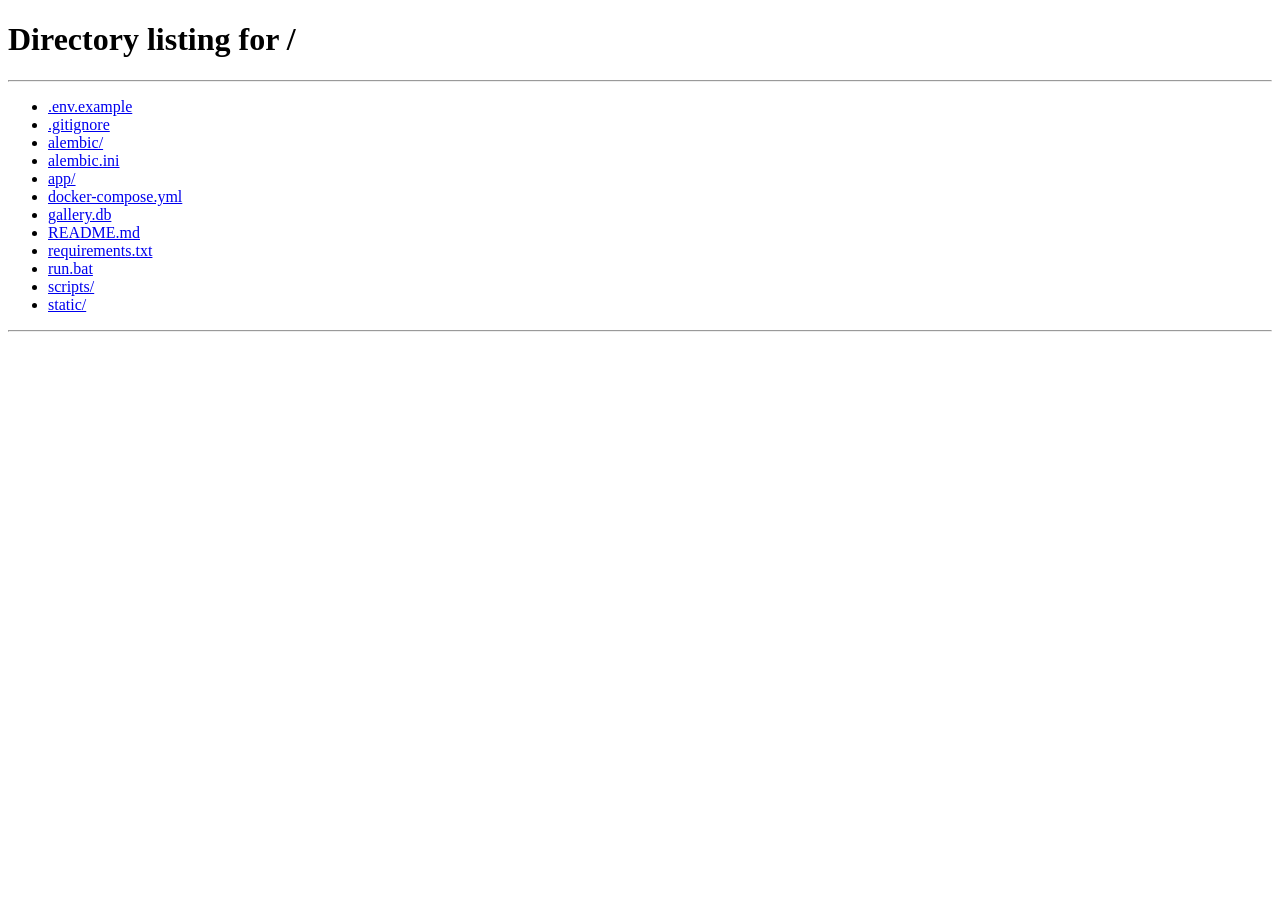
<file: static/index.html>
<!DOCTYPE html>
<html lang="ru">
<head>
  <meta charset="UTF-8" />
  <meta http-equiv="refresh" content="0;url=/" />
  <title>Перенаправление</title>
  <script>location.replace("/");</script>
</head>
<body></body>
</html>
</file>
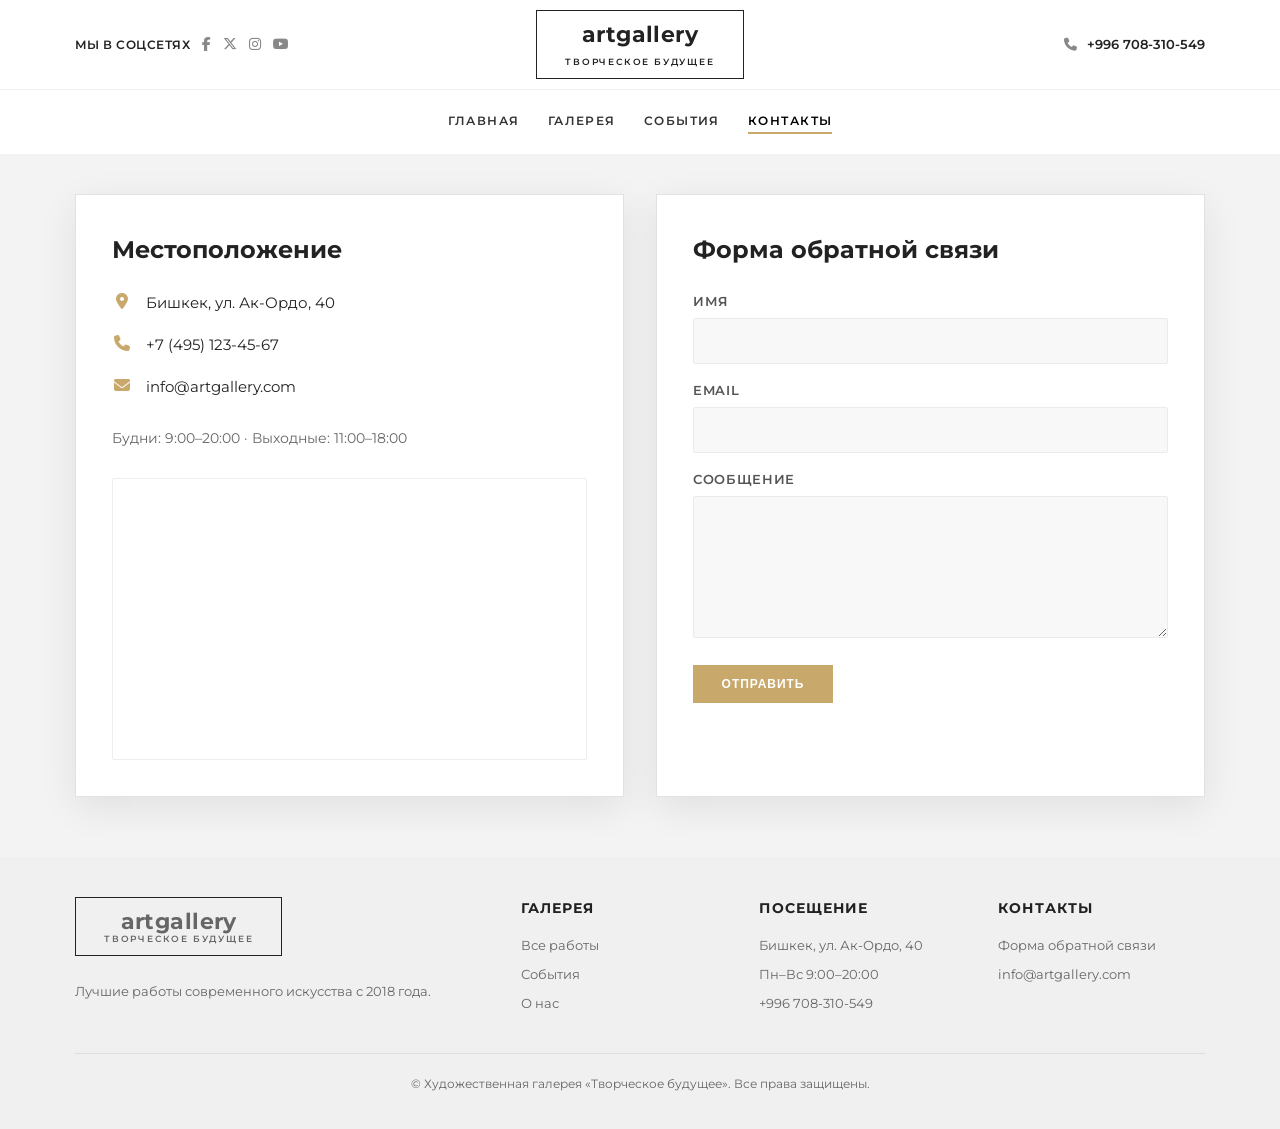
<file: static/contacts.html>
<!DOCTYPE html>
<html lang="ru">
<head>
  <meta charset="UTF-8" />
  <meta name="viewport" content="width=device-width, initial-scale=1.0" />
  <title>Контакты — Художественная галерея</title>
  <link rel="stylesheet" href="https://cdnjs.cloudflare.com/ajax/libs/font-awesome/6.5.2/css/all.min.css" crossorigin="anonymous" />
  <link rel="stylesheet" href="/static/css/artgallery.css?v=8" />
</head>
<body class="page-template" data-page="contacts">
  <div id="ag-header-mount"></div>
  <button type="button" id="ag-menu-toggle" class="ag-mobile-toggle" aria-label="Меню"><i class="fa-solid fa-bars"></i></button>
  <div id="ag-mobile-drawer" class="ag-mobile-drawer" aria-hidden="true">
    <div class="ag-mobile-drawer__panel">
      <a href="/">Главная</a><a href="/contacts">Контакты</a>
      <button type="button" data-close-drawer>Закрыть</button>
    </div>
  </div>

  <main class="ag-page">
    <div class="ag-wrap">
      <div class="ag-bottom__grid ag-page-blocks">
        <div class="card-surface location-card">
          <h2 class="section-title">Местоположение</h2>
          <ul class="info-list">
            <li><i class="fa-solid fa-location-dot"></i> Бишкек, ул. Ак-Ордо, 40</li>
            <li><i class="fa-solid fa-phone"></i> <a href="tel:+74951234567">+7 (495) 123-45-67</a></li>
            <li><i class="fa-solid fa-envelope"></i> <a href="mailto:info@artgallery.com">info@artgallery.com</a></li>
          </ul>
          <p class="text-muted">Будни: 9:00–20:00 · Выходные: 11:00–18:00</p>
          <div class="ag-map">
            <iframe
              title="Галерея на карте"
              loading="lazy"
              referrerpolicy="no-referrer-when-downgrade"
              src="https://www.google.com/maps?q=Бишкек,+ул.+Ак-Орго,+12&output=embed"
            ></iframe>
          </div>
        </div>
        <form id="contacts-form" class="card-surface ag-form contact-form-card" novalidate>
          <h2 class="section-title">Форма обратной связи</h2>
          <div class="form-field"><label>Имя</label><input name="visitor_name" required /></div>
          <div class="form-field"><label>Email</label><input name="visitor_email" type="email" required /></div>
          <div class="form-field"><label>Сообщение</label><textarea name="message" rows="5" required></textarea></div>
          <p class="ag-form-error form-error" role="alert"></p>
          <button type="submit" class="ag-btn-tan">Отправить</button>
        </form>
      </div>
    </div>
  </main>

  <div id="ag-footer-mount"></div>
  <script type="module" src="/static/js/site-pages.js?v=4"></script>
</body>
</html>
</file>
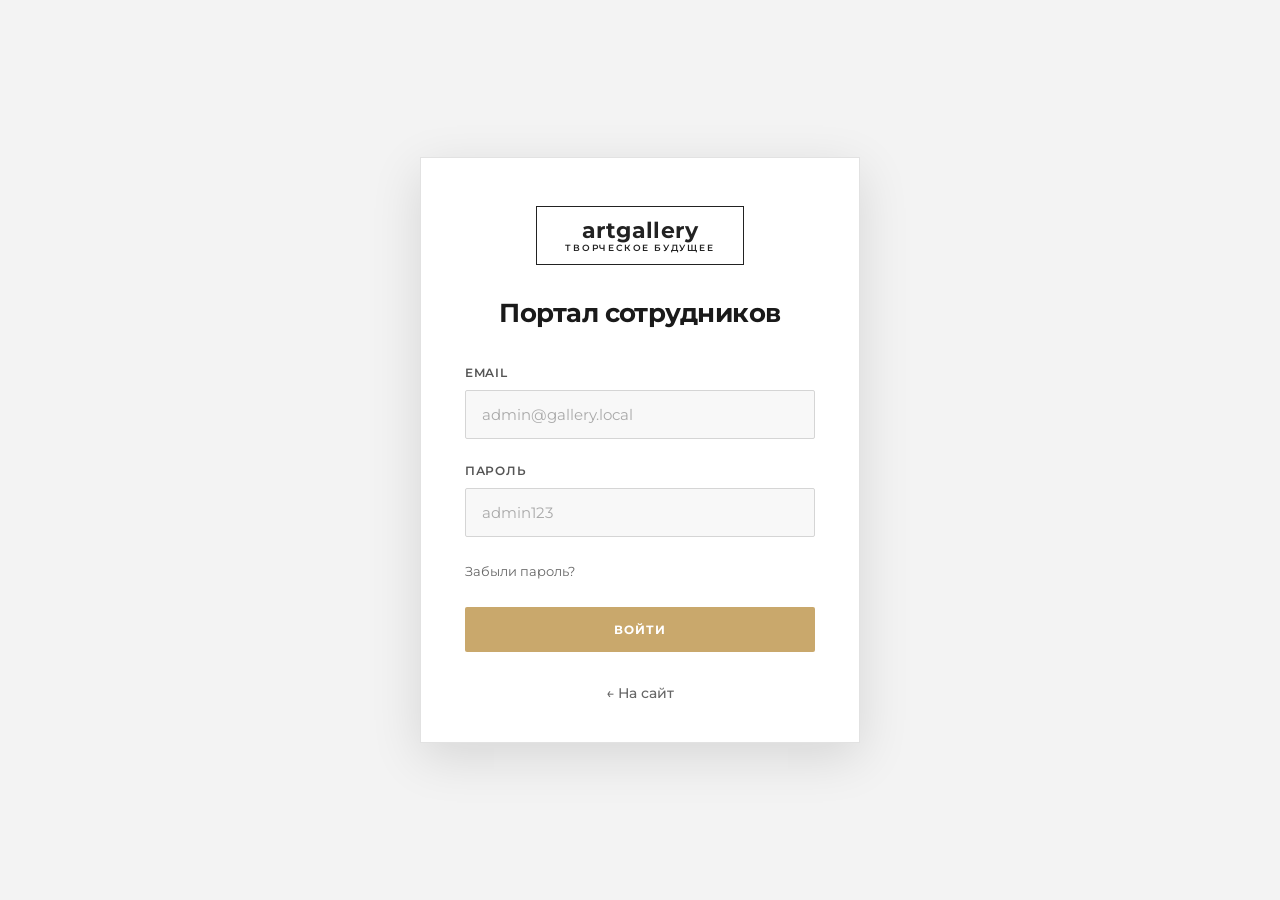
<file: static/admin/login.html>
<!DOCTYPE html>
<html lang="ru">
<head>
  <meta charset="UTF-8" />
  <meta name="viewport" content="width=device-width, initial-scale=1.0" />
  <title>Вход для сотрудников — Художественная галерея</title>
  <link rel="stylesheet" href="https://cdnjs.cloudflare.com/ajax/libs/font-awesome/6.5.2/css/all.min.css" crossorigin="anonymous" />
  <link rel="stylesheet" href="/static/css/artgallery.css?v=8" />
  <style>
    body.staff-login {
      margin: 0;
      min-height: 100vh;
      display: grid;
      place-items: center;
      padding: 32px 20px;
      background: #f3f3f3;
      font-family: "Montserrat", system-ui, sans-serif;
      font-size: 15px;
      color: #222;
    }

    .staff-login__card {
      width: min(440px, 100%);
      background: #fff;
      padding: 48px 44px 40px;
      border: 1px solid #e2e2e2;
      box-shadow: 0 14px 48px rgba(0, 0, 0, 0.12);
      box-sizing: border-box;
    }

    .staff-login__logo {
      display: block;
      width: fit-content;
      margin: 0 auto 32px;
    }

    .staff-login__card h1 {
      margin: 0 0 36px;
      font-size: 26px;
      font-weight: 700;
      text-align: center;
      letter-spacing: -0.02em;
      color: #1a1a1a;
    }

    .staff-login__field {
      margin-bottom: 24px;
    }

    .staff-login__field label {
      display: block;
      margin-bottom: 10px;
      font-size: 12px;
      font-weight: 600;
      text-transform: uppercase;
      letter-spacing: 0.06em;
      color: #555;
    }

    .staff-login__field input {
      display: block;
      width: 100%;
      padding: 14px 16px;
      border: 1px solid #d5d5d5;
      border-radius: 2px;
      background: #f8f8f8;
      font: inherit;
      font-size: 15px;
      color: #222;
      box-sizing: border-box;
      transition: border-color 0.15s ease, background 0.15s ease, box-shadow 0.15s ease;
    }

    .staff-login__field input::placeholder {
      color: #aaa;
    }

    .staff-login__field input:hover {
      border-color: #bbb;
      background: #fff;
    }

    .staff-login__field input:focus {
      outline: none;
      border-color: #c9a86c;
      background: #fff;
      box-shadow: 0 0 0 3px rgba(201, 168, 108, 0.25);
    }

    .staff-login__error {
      margin: 0 0 18px;
      min-height: 0;
      font-size: 14px;
      color: #b02a37;
    }

    .staff-login__error:not(:empty) {
      min-height: 1.2em;
    }

    .staff-login__forgot {
      display: inline-block;
      margin-bottom: 28px;
      font-size: 13px;
      color: #666;
      text-decoration: none;
    }

    .staff-login__forgot:hover {
      color: #c9a86c;
    }

    .staff-login__submit {
      display: block;
      width: 100%;
      padding: 15px 28px;
      border: none;
      border-radius: 2px;
      background: #c9a86c;
      color: #fff;
      font-family: inherit;
      font-size: 12px;
      font-weight: 700;
      letter-spacing: 0.1em;
      text-transform: uppercase;
      cursor: pointer;
      transition: background 0.2s ease;
    }

    .staff-login__submit:hover {
      background: #b89558;
    }

    .staff-login__back {
      display: block;
      margin-top: 32px;
      text-align: center;
      font-size: 14px;
      font-weight: 500;
      color: #666;
      text-decoration: none;
    }

    .staff-login__back:hover {
      color: #222;
    }
  </style>
</head>
<body class="staff-login">
  <div class="staff-login__card">
    <div class="ag-logo-box staff-login__logo">
      <div class="ag-logo-box__name">artgallery</div>
      <div class="ag-logo-box__tag">ТВОРЧЕСКОЕ БУДУЩЕЕ</div>
    </div>
    <h1>Портал сотрудников</h1>
    <form id="login-form" novalidate>
      <div class="staff-login__field">
        <label for="email">Email</label>
        <input id="email" name="email" type="email" autocomplete="username" placeholder="admin@gallery.local" required />
      </div>
      <div class="staff-login__field">
        <label for="password">Пароль</label>
        <input id="password" name="password" type="password" autocomplete="current-password" placeholder="admin123" required />
      </div>
      <p class="staff-login__error form-error" role="alert"></p>
      <a href="#" class="staff-login__forgot">Забыли пароль?</a>
      <button type="submit" class="staff-login__submit">Войти</button>
    </form>
    <a href="/" class="staff-login__back">← На сайт</a>
  </div>
  <script type="module" src="/static/js/admin-login.js"></script>
</body>
</html>
</file>
<file: static/css/artgallery.css>
/* ArtGallery-style template (visual clone) */
@import url("https://fonts.googleapis.com/css2?family=Montserrat:wght@400;500;600;700&display=swap");

*,
*::before,
*::after {
  box-sizing: border-box;
}

body.page-template {
  margin: 0;
  font-family: "Montserrat", system-ui, sans-serif;
  font-size: 15px;
  line-height: 1.6;
  color: #222;
  background: #fff;
}

a {
  color: inherit;
  text-decoration: none;
}

img {
  max-width: 100%;
  display: block;
}

.ag-wrap {
  width: min(1170px, 100%);
  margin: 0 auto;
  padding: 0 20px;
}

/* Top bar */
.ag-topbar {
  border-bottom: 1px solid #eee;
  padding: 10px 0;
  font-size: 12px;
}

.ag-topbar__inner {
  display: grid;
  grid-template-columns: minmax(0, 1fr) max-content minmax(0, 1fr);
  align-items: center;
  gap: 16px;
}

.ag-topbar__inner .ag-social {
  justify-self: start;
}

.ag-topbar__inner .ag-logo-box {
  justify-self: center;
  grid-column: 2;
  width: max-content;
  max-width: 100%;
  flex-shrink: 0;
}

.ag-topbar__inner .ag-phone {
  justify-self: end;
  grid-column: 3;
}

.ag-social {
  display: flex;
  align-items: center;
  gap: 12px;
}

.ag-social span {
  font-weight: 600;
  text-transform: uppercase;
  letter-spacing: 0.04em;
}

.ag-social a {
  color: #888;
  font-size: 14px;
}

.ag-social a:hover {
  color: #222;
}

.ag-logo-box {
  display: inline-flex;
  flex-direction: column;
  align-items: center;
  gap: 10px;
  box-sizing: border-box;
  text-align: center;
  border: 1px solid #222;
  padding: 12px 28px 10px;
  line-height: 1.15;
  width: max-content;
  max-width: 100%;
  white-space: nowrap;
  flex-shrink: 0;
  text-decoration: none;
  color: inherit;
}

.ag-logo-box__name {
  display: block;
  font-size: 22px;
  font-weight: 700;
  letter-spacing: 0.02em;
  text-transform: lowercase;
  white-space: nowrap;
  line-height: 1.1;
}

.ag-logo-box__tag {
  display: block;
  font-size: 9px;
  letter-spacing: 0.2em;
  font-weight: 600;
  margin: 0;
  white-space: nowrap;
  line-height: 1.2;
}

.ag-phone {
  font-weight: 600;
  font-size: 13px;
  white-space: nowrap;
}

.ag-phone i {
  margin-right: 6px;
  color: #888;
}

/* Nav */
.ag-nav {
  padding: 18px 0 22px;
}

.ag-nav .ag-wrap {
  display: flex;
  justify-content: center;
}

.ag-nav__list {
  display: flex;
  flex-wrap: wrap;
  justify-content: center;
  gap: 8px 28px;
  list-style: none;
  margin: 0;
  padding: 0;
}

.ag-nav__list a {
  font-size: 12px;
  font-weight: 600;
  letter-spacing: 0.12em;
  text-transform: uppercase;
  color: #333;
  padding: 4px 0;
}

.ag-nav__list a:hover,
.ag-nav__list a.is-active {
  color: #000;
  border-bottom: 2px solid #c9a86c;
}

.ag-nav__list .has-sub::after {
  content: " ▾";
  font-size: 10px;
}

/* Hero — one photo, three zones */
.ag-hero--standard {
  margin-bottom: 48px;
}

.ag-hero-banner {
  display: grid;
  grid-template-columns: 1fr 1.25fr 1fr;
  grid-template-rows: 1fr auto auto 1fr;
  height: 400px;
  max-height: 52vh;
  min-height: 280px;
  border-radius: 2px;
  overflow: hidden;
  background: #333 url("/static/images/hero-gallery.png?v=3") center / cover no-repeat;
}

.ag-hero-zone {
  display: grid;
  grid-row: 1 / -1;
  grid-template-rows: subgrid;
  align-items: center;
  justify-items: center;
  text-align: center;
  text-decoration: none;
  color: #fff;
  border-left: 1px solid rgba(255, 255, 255, 0.35);
  background: rgba(0, 0, 0, 0.32);
  transition: background 0.25s ease;
}

.ag-hero-zone .ag-hero-zone__title {
  grid-row: 2;
  align-self: center;
}

.ag-hero-zone:first-child {
  border-left: none;
}

.ag-hero-zone:hover {
  background: rgba(0, 0, 0, 0.45);
  color: #fff;
}

.ag-hero-zone__title {
  font-size: clamp(22px, 3vw, 32px);
  font-weight: 700;
  letter-spacing: 0.02em;
  text-shadow: 0 2px 8px rgba(0, 0, 0, 0.5);
}

.ag-hero-zone--gallery {
  background: rgba(0, 0, 0, 0.38);
}

.ag-hero-zone__meta {
  grid-row: 3;
  align-self: start;
  text-align: center;
  max-width: 300px;
  padding-top: 10px;
}

.ag-hero-zone__meta p {
  margin: 0 0 14px;
  font-size: 14px;
  line-height: 1.45;
  text-shadow: 0 1px 6px rgba(0, 0, 0, 0.45);
}

.ag-btn-tan {
  display: inline-block;
  padding: 12px 28px;
  background: #c9a86c;
  color: #fff;
  font-size: 12px;
  font-weight: 600;
  letter-spacing: 0.08em;
  text-transform: uppercase;
  border: none;
  cursor: pointer;
}

.ag-btn-tan:hover {
  background: #b89558;
  color: #fff;
}

.ag-btn-outline {
  display: inline-block;
  padding: 12px 28px;
  background: #fff;
  color: #222;
  font-size: 12px;
  font-weight: 600;
  letter-spacing: 0.08em;
  text-transform: uppercase;
  border: 1px solid #222;
}

.ag-mobile-toggle {
  display: none;
  position: fixed;
  bottom: 20px;
  right: 20px;
  z-index: 150;
  width: 48px;
  height: 48px;
  border: none;
  border-radius: 50%;
  background: #222;
  color: #fff;
  font-size: 18px;
  cursor: pointer;
}

.ag-mobile-drawer {
  position: fixed;
  inset: 0;
  z-index: 200;
  background: rgba(0, 0, 0, 0.45);
  opacity: 0;
  pointer-events: none;
  transition: opacity 0.2s;
}

.ag-mobile-drawer.is-open {
  opacity: 1;
  pointer-events: auto;
}

.ag-mobile-drawer__panel {
  position: absolute;
  right: 0;
  top: 0;
  height: 100%;
  width: min(300px, 85vw);
  background: #fff;
  padding: 24px;
  display: flex;
  flex-direction: column;
  gap: 16px;
}

.ag-mobile-drawer__panel a {
  font-weight: 600;
  text-transform: uppercase;
  font-size: 13px;
  letter-spacing: 0.08em;
}

/* About */
.ag-about {
  padding: 20px 0 70px;
}

.ag-about__grid {
  display: grid;
  grid-template-columns: 1fr 1fr;
  gap: 48px;
  align-items: stretch;
}

.ag-about__media {
  position: relative;
  border-radius: 2px;
  overflow: hidden;
}

.ag-about__media img {
  width: 100%;
  min-height: 380px;
  object-fit: cover;
}

.ag-about__video {
  position: relative;
  height: 100%;
  min-height: 280px;
  background: #111;
}

.ag-about__video iframe {
  position: absolute;
  inset: 0;
  width: 100%;
  height: 100%;
  border: 0;
}

.ag-about__text {
  display: flex;
  flex-direction: column;
}

.ag-about__text .ag-btn-outline {
  margin-top: auto;
  align-self: flex-start;
}

.ag-about__text h2 {
  font-size: 36px;
  font-weight: 700;
  margin: 0 0 24px;
}

.ag-about__text p {
  color: #666;
  margin: 0 0 16px;
}

.ag-hours {
  margin: 24px 0;
  font-weight: 600;
  font-size: 14px;
}

.ag-hours p {
  margin: 4px 0;
  color: #222;
}

/* Works */
.ag-works {
  padding: 0 0 70px;
}

.ag-works__head {
  display: flex;
  justify-content: space-between;
  align-items: baseline;
  margin-bottom: 28px;
}

.ag-works__head h2 {
  font-size: 32px;
  font-weight: 700;
  margin: 0;
}

.ag-works__head a {
  font-size: 13px;
  font-weight: 600;
  text-transform: uppercase;
  letter-spacing: 0.06em;
  border-bottom: 1px solid #222;
}

.ag-works__grid {
  display: grid;
  grid-template-columns: 1.15fr 1fr 1fr;
  grid-template-rows: 200px 200px 200px;
  gap: 14px;
}

.ag-work {
  overflow: hidden;
  background: #f0f0f0;
}

.ag-work img {
  width: 100%;
  height: 100%;
  object-fit: cover;
  transition: transform 0.4s ease;
}

.ag-work:hover img {
  transform: scale(1.04);
}

.ag-works__grid > .ag-work:nth-child(1) {
  grid-column: 1;
  grid-row: 1 / 4;
}

.ag-works__grid > .ag-work:nth-child(2) {
  grid-column: 2;
  grid-row: 1;
}

.ag-works__grid > .ag-work:nth-child(3) {
  grid-column: 3;
  grid-row: 1 / 3;
}

.ag-works__grid > .ag-work:nth-child(4) {
  grid-column: 2;
  grid-row: 2 / 4;
}

.ag-work--stack {
  grid-column: 3;
  grid-row: 3;
  display: grid;
  grid-template-rows: 1fr 1fr;
  gap: 14px;
  min-height: 0;
}

.ag-work--stack .ag-work {
  min-height: 93px;
}

/* Prices + testimonials */
.ag-bottom {
  padding: 50px 0 70px;
  background: #fafafa;
}

.ag-bottom__grid {
  display: grid;
  grid-template-columns: 1fr 1fr;
  gap: 60px;
}

.ag-bottom h2 {
  font-size: 32px;
  font-weight: 700;
  margin: 0 0 28px;
}

.ag-price-row {
  display: grid;
  grid-template-columns: 1fr auto;
  gap: 8px 16px;
  margin-bottom: 20px;
  align-items: baseline;
}

.ag-price-row strong {
  font-size: 15px;
}

.ag-price-row .dots {
  border-bottom: 1px dotted #ccc;
  grid-column: 1 / -1;
  margin-top: -12px;
  margin-bottom: 4px;
}

.ag-price-row .price {
  font-weight: 700;
  font-size: 18px;
}

.ag-price-row p.desc {
  grid-column: 1 / -1;
  font-size: 13px;
  color: #888;
  margin: 0;
}

.ag-quote {
  position: relative;
  padding-left: 48px;
}

.ag-quote::before {
  content: "\201C";
  position: absolute;
  left: 0;
  top: -8px;
  font-size: 72px;
  line-height: 1;
  color: #c9a86c;
  font-family: Georgia, serif;
}

.ag-quote p {
  color: #555;
  font-style: italic;
  margin: 0 0 20px;
}

.ag-quote__author {
  display: flex;
  align-items: center;
  gap: 12px;
}

.ag-quote__author img {
  width: 48px;
  height: 48px;
  border-radius: 50%;
  object-fit: cover;
}

.ag-quote__author strong {
  display: block;
  font-size: 14px;
}

.ag-quote__author span {
  font-size: 12px;
  color: #888;
}

/* Footer */
.ag-footer {
  background: #f0f0f0;
  padding: 40px 0 24px;
  font-size: 13px;
  color: #666;
}

.ag-footer__grid {
  display: grid;
  grid-template-columns: 2fr 1fr 1fr 1fr;
  gap: 32px;
  margin-bottom: 32px;
}

.ag-footer h3 {
  font-size: 14px;
  font-weight: 700;
  text-transform: uppercase;
  letter-spacing: 0.08em;
  margin: 0 0 16px;
  color: #222;
}

.ag-footer ul {
  list-style: none;
  margin: 0;
  padding: 0;
}

.ag-footer li {
  margin-bottom: 8px;
}

.ag-footer a:hover {
  color: #222;
}

.ag-footer__copy {
  text-align: center;
  padding-top: 20px;
  border-top: 1px solid #ddd;
  font-size: 12px;
}

.ag-mobile-nav {
  display: none;
}

.toast {
  position: fixed;
  bottom: 28px;
  left: 50%;
  z-index: 500;
  padding: 14px 24px;
  background: #2d6a4f;
  color: #fff;
  font-size: 14px;
  font-weight: 600;
  border-radius: 2px;
  box-shadow: 0 8px 24px rgba(0, 0, 0, 0.18);
  transform: translateX(-50%) translateY(120%);
  transition: transform 0.3s ease;
  pointer-events: none;
}

.toast.is-visible {
  transform: translateX(-50%) translateY(0);
}

/* Subpages */
.page-template main.ag-page {
  display: flex;
  flex-direction: column;
  align-items: center;
  padding: 40px 0 60px;
}

.page-template main.ag-page > .ag-wrap {
  width: min(1170px, 100%);
  margin-left: auto;
  margin-right: auto;
}

.ag-page-blocks {
  width: 100%;
}

.card-surface {
  background: #fff;
  border: 1px solid #eee;
  padding: clamp(24px, 3vw, 36px);
  box-shadow: 0 4px 24px rgba(0, 0, 0, 0.06);
}

.card-surface .section-title {
  margin: 0 0 22px;
  font-size: 24px;
  font-weight: 700;
}

.info-list {
  list-style: none;
  margin: 0 0 28px;
  padding: 0;
}

.info-list li {
  display: flex;
  align-items: flex-start;
  gap: 14px;
  margin-bottom: 18px;
  font-size: 15px;
  line-height: 1.55;
}

.info-list li:last-child {
  margin-bottom: 0;
}

.info-list i {
  flex-shrink: 0;
  width: 20px;
  margin-top: 2px;
  font-size: 16px;
  color: #c9a86c;
  text-align: center;
}

.info-list a {
  color: inherit;
  text-decoration: none;
  border-bottom: 1px solid transparent;
  transition: border-color 0.15s ease, color 0.15s ease;
}

.info-list a:hover {
  color: #c9a86c;
  border-bottom-color: #c9a86c;
}

.location-card .text-muted {
  margin: 0 0 28px;
  font-size: 14px;
  line-height: 1.6;
  color: #666;
}

.page-template[data-page="contacts"] main.ag-page,
.page-template[data-page="gallery"] main.ag-page {
  background: #f3f3f3;
}

.page-template[data-page="gallery"] .ag-search-bar input {
  padding: 14px 16px;
  border: 1px solid #e0e0e0;
  border-radius: 2px;
  background: #fff;
  box-shadow: 0 4px 16px rgba(0, 0, 0, 0.05);
}

.page-template[data-page="gallery"] .ag-search-bar input:focus {
  outline: none;
  border-color: #c9a86c;
  box-shadow: 0 0 0 3px rgba(201, 168, 108, 0.2);
}

.page-template[data-page="gallery"] .ag-filters {
  background: #fff;
  border: 1px solid #e2e2e2;
  box-shadow: 0 10px 36px rgba(0, 0, 0, 0.08);
  padding: 24px;
}

.page-template[data-page="gallery"] .ag-art-card {
  background: #fff;
  border: 1px solid #e2e2e2;
  box-shadow: 0 8px 28px rgba(0, 0, 0, 0.08);
  transition: box-shadow 0.25s ease, transform 0.25s ease;
}

.page-template[data-page="gallery"] .ag-art-card:hover {
  box-shadow: 0 14px 40px rgba(0, 0, 0, 0.12);
  transform: translateY(-3px);
}

.page-template[data-page="gallery"] .ag-card-grid {
  gap: 24px;
}

.page-template[data-page="gallery"] .empty-state {
  grid-column: 1 / -1;
  padding: 48px 24px;
  text-align: center;
  color: #666;
  background: #fff;
  border: 1px solid #e2e2e2;
  box-shadow: 0 8px 28px rgba(0, 0, 0, 0.06);
}

.page-template[data-page="contacts"] .ag-page-blocks {
  gap: 32px;
}

.page-template[data-page="contacts"] .ag-page-blocks > .card-surface {
  background: #fff;
  border: 1px solid #e2e2e2;
  box-shadow: 0 10px 36px rgba(0, 0, 0, 0.08);
}

.contact-form-card .form-field {
  margin-bottom: 22px;
}

.contact-form-card label {
  display: block;
  font-size: 12px;
  font-weight: 600;
  text-transform: uppercase;
  letter-spacing: 0.05em;
  color: #555;
  margin-bottom: 8px;
}

.contact-form-card input,
.contact-form-card textarea {
  width: 100%;
  padding: 13px 14px;
  border: 1px solid #d8d8d8;
  border-radius: 2px;
  background: #f8f8f8;
  font: inherit;
  font-size: 15px;
  color: #222;
  box-sizing: border-box;
  transition: border-color 0.15s ease, background 0.15s ease, box-shadow 0.15s ease;
}

.contact-form-card textarea {
  min-height: 140px;
  resize: vertical;
}

.contact-form-card input::placeholder,
.contact-form-card textarea::placeholder {
  color: #aaa;
}

.contact-form-card input:hover,
.contact-form-card textarea:hover {
  border-color: #c4c4c4;
  background: #fff;
}

.contact-form-card input:focus,
.contact-form-card textarea:focus {
  outline: none;
  border-color: #c9a86c;
  background: #fff;
  box-shadow: 0 0 0 3px rgba(201, 168, 108, 0.22);
}

.contact-form-card .ag-form-error {
  margin: 0 0 16px;
}

.contact-form-card .ag-btn-tan {
  margin-top: 4px;
  min-width: 140px;
}

.ag-page-title {
  font-size: 32px;
  font-weight: 700;
  margin: 0 0 28px;
}

.ag-empty {
  color: #666;
  text-align: center;
  padding: 24px;
}

.ag-layout-catalog {
  display: grid;
  grid-template-columns: 240px 1fr;
  gap: 32px;
  align-items: start;
}

.ag-filters {
  background: #fafafa;
  border: 1px solid #eee;
  padding: 20px;
  border-radius: 2px;
}

.ag-filters h2 {
  font-size: 16px;
  margin: 0 0 30px;
  text-transform: uppercase;
  letter-spacing: 0.06em;
}

.ag-filter-section {
  margin-bottom: 28px;
}

.ag-filter-section:last-child {
  margin-bottom: 0;
}

.ag-filter-section__title {
  display: block;
  font-size: 13px;
  font-weight: 700;
  text-transform: uppercase;
  letter-spacing: 0.06em;
  color: #222;
  margin: 0 0 14px;
}

.ag-filters .filter-options label {
  display: flex;
  align-items: center;
  gap: 10px;
  margin-bottom: 10px;
  font-size: 14px;
  font-weight: 500;
  cursor: pointer;
  line-height: 1.35;
}

.ag-filters .filter-options label:last-child {
  margin-bottom: 0;
}

.ag-filter-period__fields {
  display: grid;
  gap: 12px;
  padding: 16px;
  background: #fff;
  border: 1px solid #e5e5e5;
  border-radius: 2px;
  box-shadow: inset 0 1px 2px rgba(0, 0, 0, 0.03);
}

.ag-filter-period__field label {
  display: block;
  font-size: 11px;
  font-weight: 600;
  text-transform: uppercase;
  letter-spacing: 0.05em;
  color: #777;
  margin: 0 0 8px;
  cursor: default;
}

.ag-filter-period__field input {
  width: 100%;
  padding: 11px 12px;
  border: 1px solid #ddd;
  border-radius: 2px;
  font: inherit;
  font-size: 14px;
  color: #222;
  background: #fafafa;
  box-sizing: border-box;
  transition: border-color 0.15s ease, background 0.15s ease;
}

.ag-filter-period__field input::placeholder {
  color: #aaa;
}

.ag-filter-period__field input:hover {
  border-color: #ccc;
  background: #fff;
}

.ag-filter-period__field input:focus {
  outline: none;
  border-color: #c9a86c;
  background: #fff;
  box-shadow: 0 0 0 2px rgba(201, 168, 108, 0.25);
}

.ag-search-bar {
  position: relative;
  margin-bottom: 24px;
}

.ag-search-bar input {
  width: 100%;
  padding: 12px 14px;
  border: 1px solid #ddd;
  font: inherit;
  font-size: 14px;
}

.ag-card-grid {
  display: grid;
  grid-template-columns: repeat(auto-fill, minmax(220px, 1fr));
  gap: 20px;
}

.ag-art-card {
  border: 1px solid #eee;
  text-decoration: none;
  color: inherit;
  transition: box-shadow 0.2s;
}

.ag-art-card:hover {
  box-shadow: 0 8px 24px rgba(0, 0, 0, 0.08);
  text-decoration: none;
}

.ag-art-card img {
  width: 100%;
  aspect-ratio: 4/3;
  object-fit: cover;
  max-height: 280px;
}

.ag-art-card__body {
  padding: 14px;
}

.ag-art-card__title {
  font-weight: 700;
  margin: 0 0 4px;
}

.ag-art-card__artist {
  font-style: italic;
  color: #666;
  font-size: 14px;
  margin: 0;
}

.ag-form .form-field {
  margin-bottom: 16px;
}

.ag-form label {
  display: block;
  font-size: 13px;
  font-weight: 600;
  margin-bottom: 6px;
}

.ag-form input,
.ag-form textarea,
.ag-form select {
  width: 100%;
  padding: 10px 12px;
  border: 1px solid #e9ecef;
  font: inherit;
}

.ag-form textarea {
  min-height: 120px;
}

.ag-form-error {
  color: #b02a37;
  font-size: 14px;
}

/* Artwork detail page */
.page-template[data-page="artwork"] main.ag-page {
  background: #f3f3f3;
}

.page-template[data-page="artwork"] .ag-artwork-detail .card-surface {
  background: #fff;
  border: 1px solid #e2e2e2;
  box-shadow: 0 10px 36px rgba(0, 0, 0, 0.08);
}

.ag-artwork-detail__back {
  display: inline-flex;
  align-items: center;
  gap: 8px;
  margin-bottom: 28px;
  font-size: 14px;
  font-weight: 600;
  color: #555;
  text-decoration: none;
  transition: color 0.15s ease;
}

.ag-artwork-detail__back:hover {
  color: #c9a86c;
}

.ag-artwork-detail__grid {
  display: grid;
  gap: 28px;
  align-items: start;
}

@media (min-width: 960px) {
  .ag-artwork-detail__grid {
    grid-template-columns: minmax(0, 1.12fr) minmax(0, 1fr);
    gap: 32px;
  }
}

.ag-artwork-detail__figure {
  margin: 0;
  padding: clamp(20px, 3vw, 36px);
  display: flex;
  align-items: center;
  justify-content: center;
  min-height: 280px;
}

.ag-artwork-detail__figure img {
  width: 100%;
  height: auto;
  max-height: min(72vh, 680px);
  object-fit: contain;
  display: block;
}

.ag-artwork-detail__panel {
  padding: clamp(24px, 3vw, 40px);
}

.ag-artwork-detail__title {
  margin: 0 0 10px;
  font-size: clamp(26px, 3.5vw, 34px);
  font-weight: 700;
  line-height: 1.2;
  color: #1a1a1a;
}

.ag-artwork-detail__artist {
  margin: 0 0 24px;
  font-size: 17px;
  font-style: italic;
  color: #666;
}

.ag-artwork-detail__artist a {
  color: inherit;
  text-decoration: none;
  border-bottom: 1px solid rgba(201, 168, 108, 0.45);
  transition: color 0.15s ease, border-color 0.15s ease;
}

.ag-artwork-detail__artist a:hover {
  color: #c9a86c;
  border-bottom-color: #c9a86c;
}

.ag-artwork-detail__meta {
  display: grid;
  grid-template-columns: repeat(2, minmax(0, 1fr));
  gap: 20px 24px;
  margin: 0;
  padding: 22px 0 0;
  border-top: 1px solid #ececec;
}

@media (min-width: 640px) {
  .ag-artwork-detail__meta {
    grid-template-columns: repeat(4, minmax(0, 1fr));
  }
}

.ag-artwork-detail__meta-item {
  min-width: 0;
}

.ag-artwork-detail__meta-label {
  display: block;
  font-size: 11px;
  font-weight: 600;
  text-transform: uppercase;
  letter-spacing: 0.06em;
  color: #888;
}

.ag-artwork-detail__meta-value {
  display: block;
  margin-top: 8px;
  font-size: 15px;
  font-weight: 600;
  color: #222;
  line-height: 1.35;
}

.ag-artwork-detail__section {
  padding-top: 26px;
  margin-top: 26px;
  border-top: 1px solid #ececec;
}

.ag-artwork-detail__section:first-of-type {
  margin-top: 28px;
}

.ag-artwork-detail__heading {
  margin: 0 0 12px;
  font-size: 12px;
  font-weight: 700;
  text-transform: uppercase;
  letter-spacing: 0.08em;
  color: #c9a86c;
}

.ag-artwork-detail__text {
  margin: 0;
  font-size: 15px;
  line-height: 1.75;
  color: #444;
  max-width: 58ch;
}

.badge--current { background: #2d6a4f !important; }
.badge--upcoming { background: #e07a2f !important; }
.badge--past { background: #6c757d !important; }

.ag-search-bar .search-dropdown {
  position: absolute;
  left: 0;
  right: 0;
  top: 100%;
  background: #fff;
  border: 1px solid #ddd;
  list-style: none;
  margin: 4px 0 0;
  padding: 0;
  max-height: 220px;
  overflow-y: auto;
  z-index: 10;
}

.ag-inquire-fab {
  position: fixed;
  right: 24px;
  bottom: 24px;
  z-index: 50;
  padding: 12px 20px;
  background: #c9a86c;
  color: #fff;
  border: none;
  border-radius: 999px;
  font-weight: 600;
  font-size: 13px;
  cursor: pointer;
}

/* Exhibitions page */
.ag-exhibition-list {
  display: flex;
  flex-direction: column;
  gap: 24px;
  width: 100%;
}

.ag-exhibition-card {
  display: grid;
  grid-template-columns: 280px minmax(0, 1fr);
  gap: 32px;
  align-items: start;
  padding: 28px 32px;
  border: 1px solid #eee;
  background: #fff;
  box-shadow: 0 4px 24px rgba(0, 0, 0, 0.06);
  width: 100%;
}

.ag-exhibition-card__media {
  position: relative;
  width: 280px;
  max-width: 100%;
  flex-shrink: 0;
}

.ag-exhibition-card__thumb {
  width: 100%;
  height: 200px;
  object-fit: cover;
  display: block;
  background: #f0f0f0;
}

.ag-exhibition-card__media .ag-ex-badge {
  position: absolute;
  top: 12px;
  left: 12px;
  margin: 0;
  z-index: 1;
  box-shadow: 0 2px 10px rgba(0, 0, 0, 0.25);
}

.ag-ex-badge {
  display: inline-block;
  padding: 6px 14px;
  border-radius: 2px;
  font-size: 11px;
  font-weight: 700;
  text-transform: uppercase;
  letter-spacing: 0.08em;
  color: #fff;
}

.ag-ex-badge.badge--current { background: #2d6a4f; }
.ag-ex-badge.badge--upcoming { background: #c9a86c; }
.ag-ex-badge.badge--past { background: #6c757d; }

.ag-exhibition-card__body {
  display: flex;
  flex-direction: column;
  gap: 10px;
  min-width: 0;
  padding-top: 4px;
}

.ag-exhibition-card__title {
  margin: 0;
  font-size: 24px;
  font-weight: 700;
  line-height: 1.2;
}

.ag-exhibition-card__dates {
  margin: 0;
  font-size: 14px;
  font-weight: 600;
  color: #222;
  letter-spacing: 0.02em;
}

.ag-exhibition-card__desc {
  margin: 0;
  color: #666;
  line-height: 1.6;
  font-size: 15px;
}

.ag-exhibition-card__body .ag-btn-tan {
  margin-top: 8px;
  align-self: flex-start;
}

.ag-modal {
  position: fixed;
  inset: 0;
  z-index: 300;
  display: flex;
  align-items: center;
  justify-content: center;
  padding: 20px;
  opacity: 0;
  pointer-events: none;
  transition: opacity 0.2s;
}

.ag-modal.is-open {
  opacity: 1;
  pointer-events: auto;
}

.ag-modal__backdrop {
  position: absolute;
  inset: 0;
  background: rgba(0, 0, 0, 0.5);
}

.ag-modal__box {
  position: relative;
  z-index: 1;
  width: min(520px, 100%);
  max-height: 90vh;
  overflow-y: auto;
  padding: 32px;
  background: #fff;
  border: 1px solid #eee;
  box-shadow: 0 12px 40px rgba(0, 0, 0, 0.15);
}

.ag-modal__close {
  position: absolute;
  top: 12px;
  right: 12px;
  width: 40px;
  height: 40px;
  border: none;
  background: #f0f0f0;
  font-size: 24px;
  line-height: 1;
  cursor: pointer;
}

.ag-map {
  margin-top: 20px;
  border: 1px solid #eee;
  overflow: hidden;
  border-radius: 2px;
}

.ag-map iframe {
  display: block;
  width: 100%;
  height: 280px;
  border: 0;
}

@media (max-width: 768px) {
  .ag-exhibition-card {
    grid-template-columns: 1fr;
    padding: 20px;
  }

  .ag-exhibition-card__media {
    width: 100%;
  }

  .ag-exhibition-card__thumb {
    height: 200px;
  }
}

@media (max-width: 900px) {
  .ag-topbar__inner {
    grid-template-columns: 1fr;
    justify-items: center;
    text-align: center;
  }

  .ag-topbar__inner .ag-social,
  .ag-topbar__inner .ag-logo-box,
  .ag-topbar__inner .ag-phone {
    grid-column: 1;
    justify-self: center;
  }

  .ag-nav {
    display: none;
  }

  .ag-mobile-toggle {
    display: block;
  }

  .ag-hero-banner {
    grid-template-columns: 1fr;
    grid-template-rows: 72px 1fr 72px;
    height: auto;
    max-height: none;
    min-height: 0;
  }

  .ag-hero-zone {
    border-left: none;
    border-top: 1px solid rgba(255, 255, 255, 0.35);
    min-height: 72px;
  }

  .ag-hero-zone--gallery {
    min-height: 200px;
  }

  .ag-hero-zone__meta {
    max-width: 100%;
  }

  .ag-layout-catalog {
    grid-template-columns: 1fr;
  }

  .ag-about__grid {
    grid-template-columns: 1fr;
  }

  .ag-about__video {
    min-height: 240px;
  }

  .ag-bottom__grid,
  .ag-page-blocks {
    grid-template-columns: 1fr;
  }

  .ag-works__grid {
    grid-template-columns: 1fr 1fr;
    grid-template-rows: auto;
  }

  .ag-work--tall {
    grid-row: span 1;
  }

  .ag-footer__grid {
    grid-template-columns: 1fr 1fr;
  }
}

@media (max-width: 600px) {
  .ag-works__grid {
    grid-template-columns: 1fr;
  }

  .ag-footer__grid {
    grid-template-columns: 1fr;
  }
}
</file>
